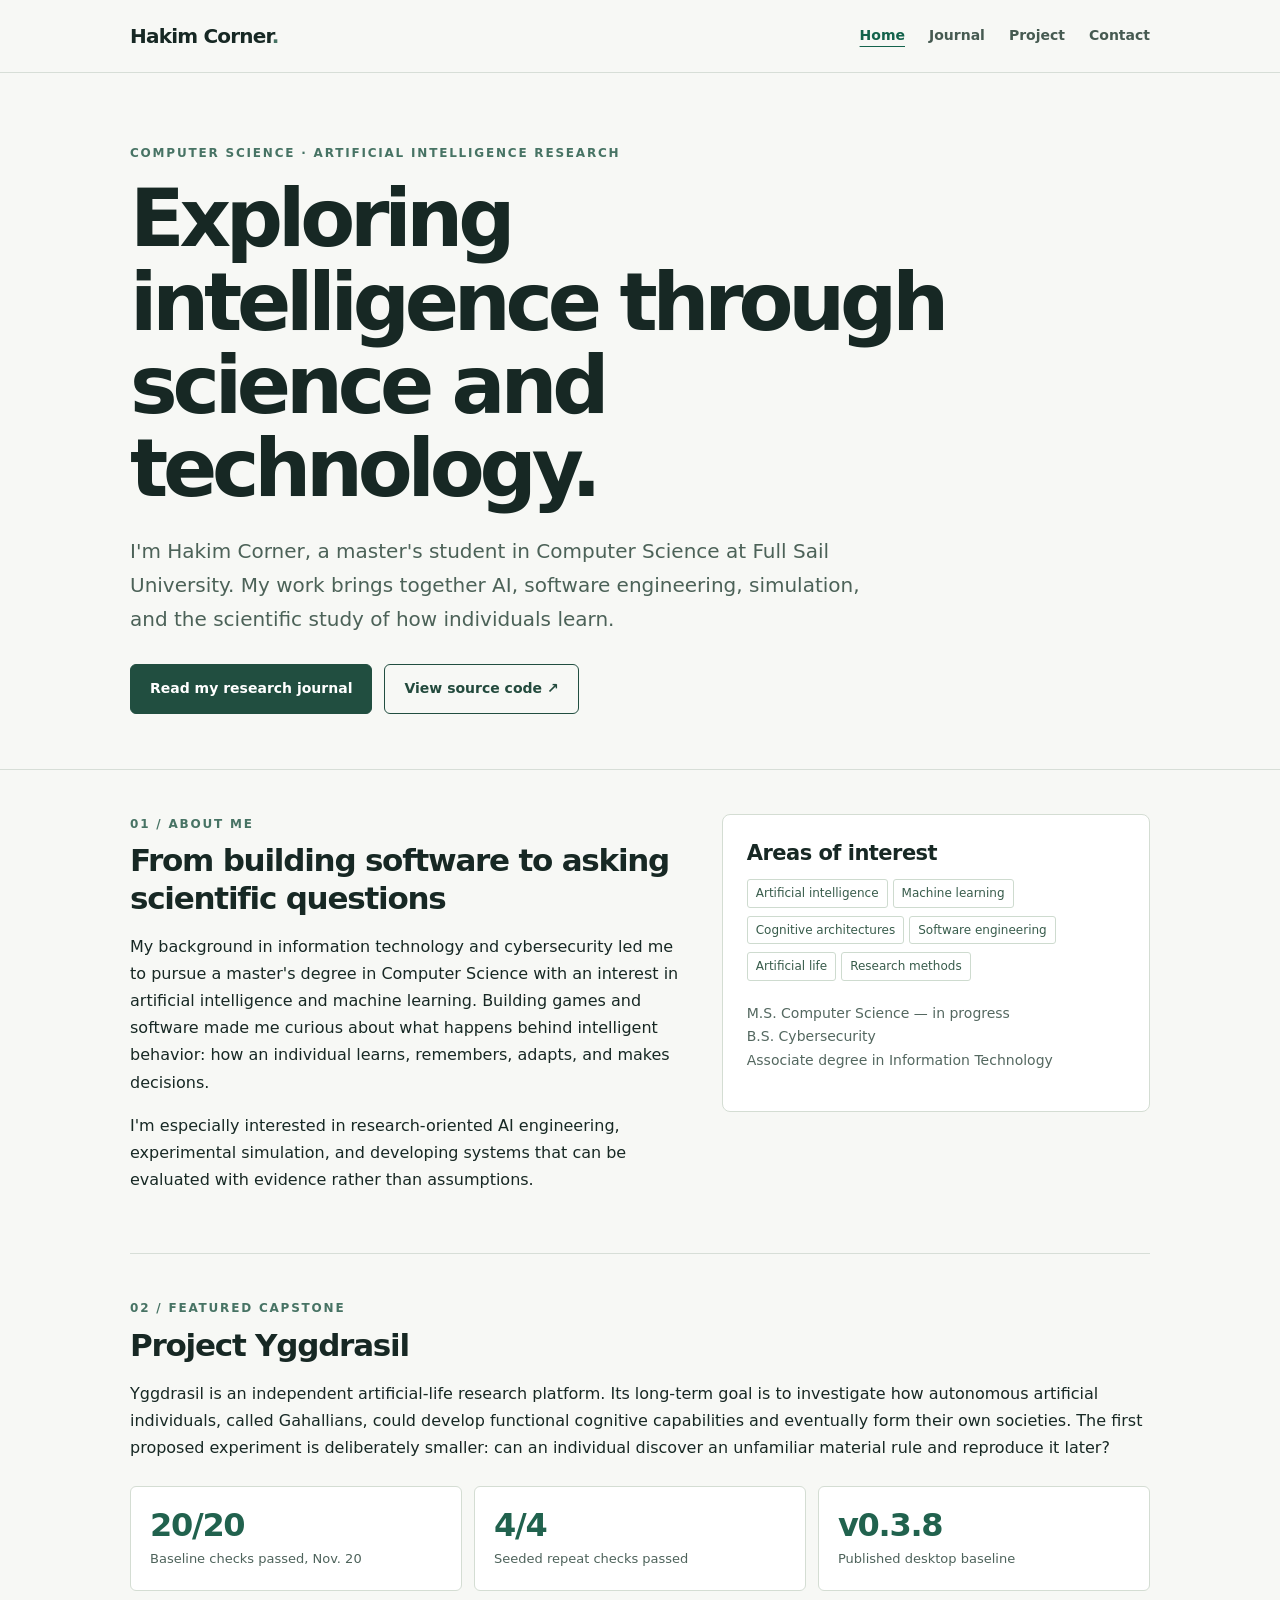
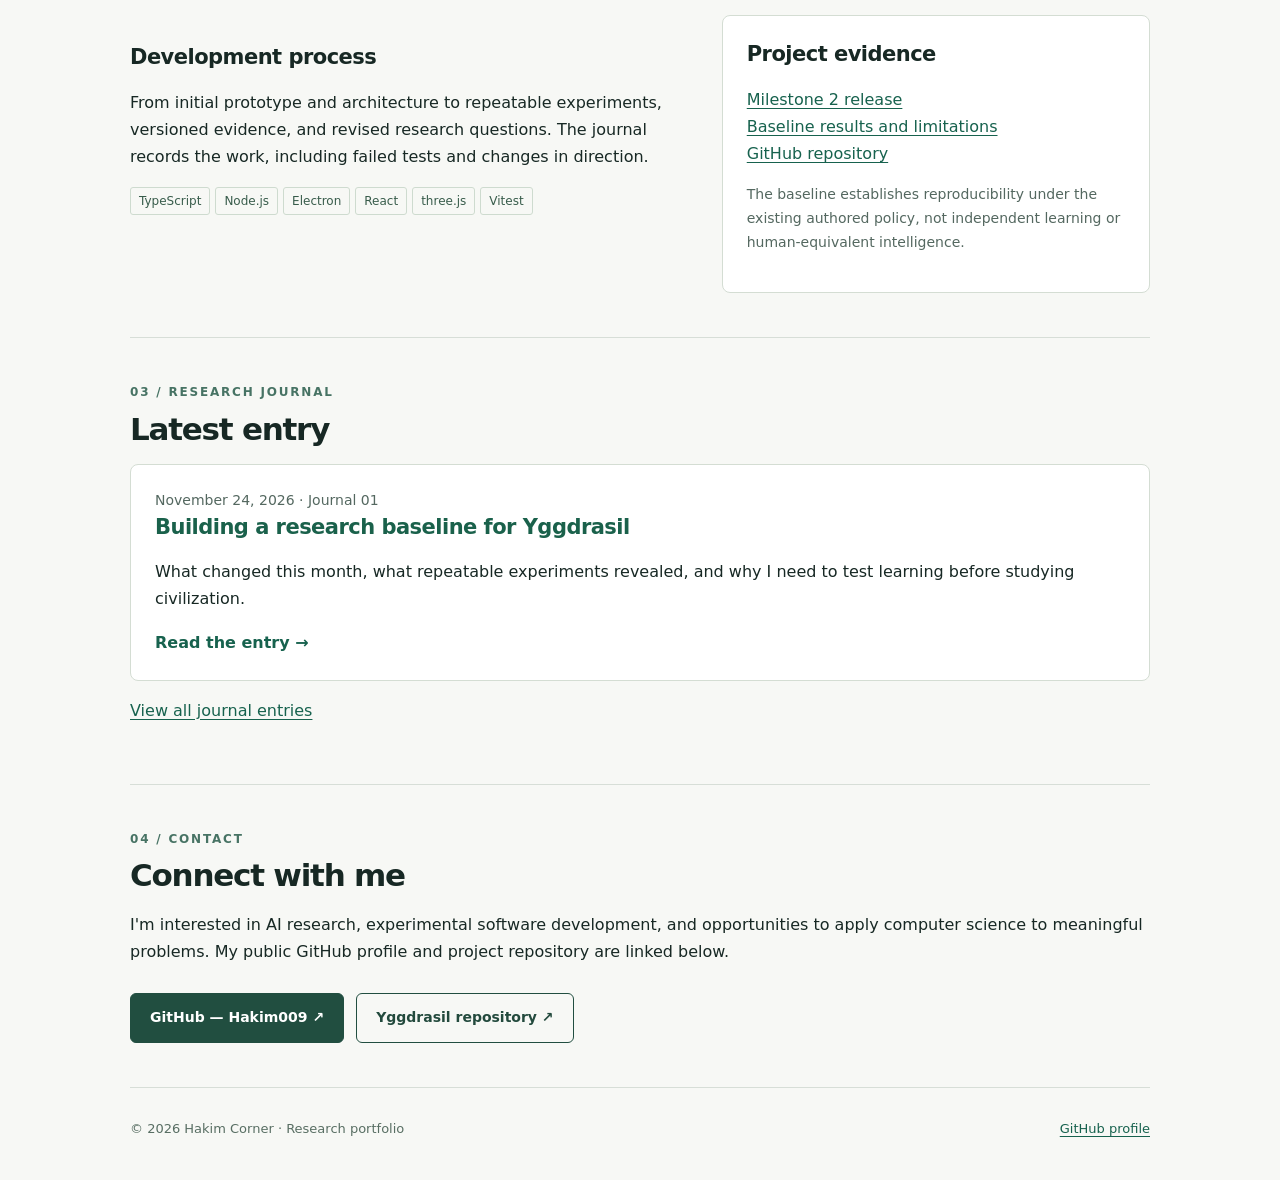
<file: index.html>
<!doctype html><html lang="en"><head><meta charset="utf-8"><meta name="viewport" content="width=device-width,initial-scale=1"><title>Research portfolio | Hakim Corner</title><meta name="description" content="Hakim Corner — computer science, artificial intelligence, and Project Yggdrasil research journal."><link rel="stylesheet" href="style.css"></head><body><header><div class="shell"><a class="brand" href="index.html">Hakim Corner<span style="color:#477364">.</span></a><nav aria-label="Main navigation"><a href="index.html" aria-current="page">Home</a><a href="journal.html">Journal</a><a href="index.html#project">Project</a><a href="index.html#contact">Contact</a></nav></div></header><main><section class="hero"><div class="shell"><div class="eyebrow">Computer science · Artificial intelligence research</div><h1>Exploring intelligence through science and technology.</h1><p>I'm Hakim Corner, a master's student in Computer Science at Full Sail University. My work brings together AI, software engineering, simulation, and the scientific study of how individuals learn.</p><div class="buttons"><a class="button" href="journal.html">Read my research journal</a><a class="button secondary" href="https://github.com/PlayrZone/yggdrasil-capstone">View source code ↗</a></div></div></section><div class="shell"><section class="section split" id="about"><div><div class="eyebrow">01 / About me</div><h2>From building software to asking scientific questions</h2><p>My background in information technology and cybersecurity led me to pursue a master's degree in Computer Science with an interest in artificial intelligence and machine learning. Building games and software made me curious about what happens behind intelligent behavior: how an individual learns, remembers, adapts, and makes decisions.</p><p>I'm especially interested in research-oriented AI engineering, experimental simulation, and developing systems that can be evaluated with evidence rather than assumptions.</p></div><aside class="panel"><h3>Areas of interest</h3><span class="tag">Artificial intelligence</span><span class="tag">Machine learning</span><span class="tag">Cognitive architectures</span><span class="tag">Software engineering</span><span class="tag">Artificial life</span><span class="tag">Research methods</span><p class="small muted">M.S. Computer Science — in progress<br>B.S. Cybersecurity<br>Associate degree in Information Technology</p></aside></section><section class="section" id="project"><div class="eyebrow">02 / Featured capstone</div><h2>Project Yggdrasil</h2><p>Yggdrasil is an independent artificial-life research platform. Its long-term goal is to investigate how autonomous artificial individuals, called Gahallians, could develop functional cognitive capabilities and eventually form their own societies. The first proposed experiment is deliberately smaller: can an individual discover an unfamiliar material rule and reproduce it later?</p><div class="stats"><div class="stat"><strong>20/20</strong><span>Baseline checks passed, Nov. 20</span></div><div class="stat"><strong>4/4</strong><span>Seeded repeat checks passed</span></div><div class="stat"><strong>v0.3.8</strong><span>Published desktop baseline</span></div></div><div class="split"><div><h3>Development process</h3><p>From initial prototype and architecture to repeatable experiments, versioned evidence, and revised research questions. The journal records the work, including failed tests and changes in direction.</p><span class="tag">TypeScript</span><span class="tag">Node.js</span><span class="tag">Electron</span><span class="tag">React</span><span class="tag">three.js</span><span class="tag">Vitest</span></div><div class="panel"><h3>Project evidence</h3><p><a href="https://github.com/PlayrZone/yggdrasil-capstone/releases/tag/milestone-2-baseline">Milestone 2 release</a><br><a href="https://github.com/PlayrZone/yggdrasil-capstone/blob/milestone-2-baseline/docs/capstone/m2-baseline/README.md">Baseline results and limitations</a><br><a href="https://github.com/PlayrZone/yggdrasil-capstone">GitHub repository</a></p><p class="small muted">The baseline establishes reproducibility under the existing authored policy, not independent learning or human-equivalent intelligence.</p></div></div></section><section class="section"><div class="eyebrow">03 / Research journal</div><h2>Latest entry</h2><a class="entry panel" href="2026-11-baseline.html"><div class="meta">November 24, 2026 · Journal 01</div><h3>Building a research baseline for Yggdrasil</h3><p>What changed this month, what repeatable experiments revealed, and why I need to test learning before studying civilization.</p><span style="color:#17624e;font-weight:650">Read the entry →</span></a><p><a href="journal.html">View all journal entries</a></p></section><section class="section" id="contact"><div class="eyebrow">04 / Contact</div><h2>Connect with me</h2><p>I'm interested in AI research, experimental software development, and opportunities to apply computer science to meaningful problems. My public GitHub profile and project repository are linked below.</p><div class="buttons"><a class="button" href="https://github.com/Hakim009">GitHub — Hakim009 ↗</a><a class="button secondary" href="https://github.com/PlayrZone/yggdrasil-capstone">Yggdrasil repository ↗</a></div></section></div></main><footer><div class="shell footerline"><span>© 2026 Hakim Corner · Research portfolio</span><a href="https://github.com/Hakim009">GitHub profile</a></div></footer></body></html>
</file>
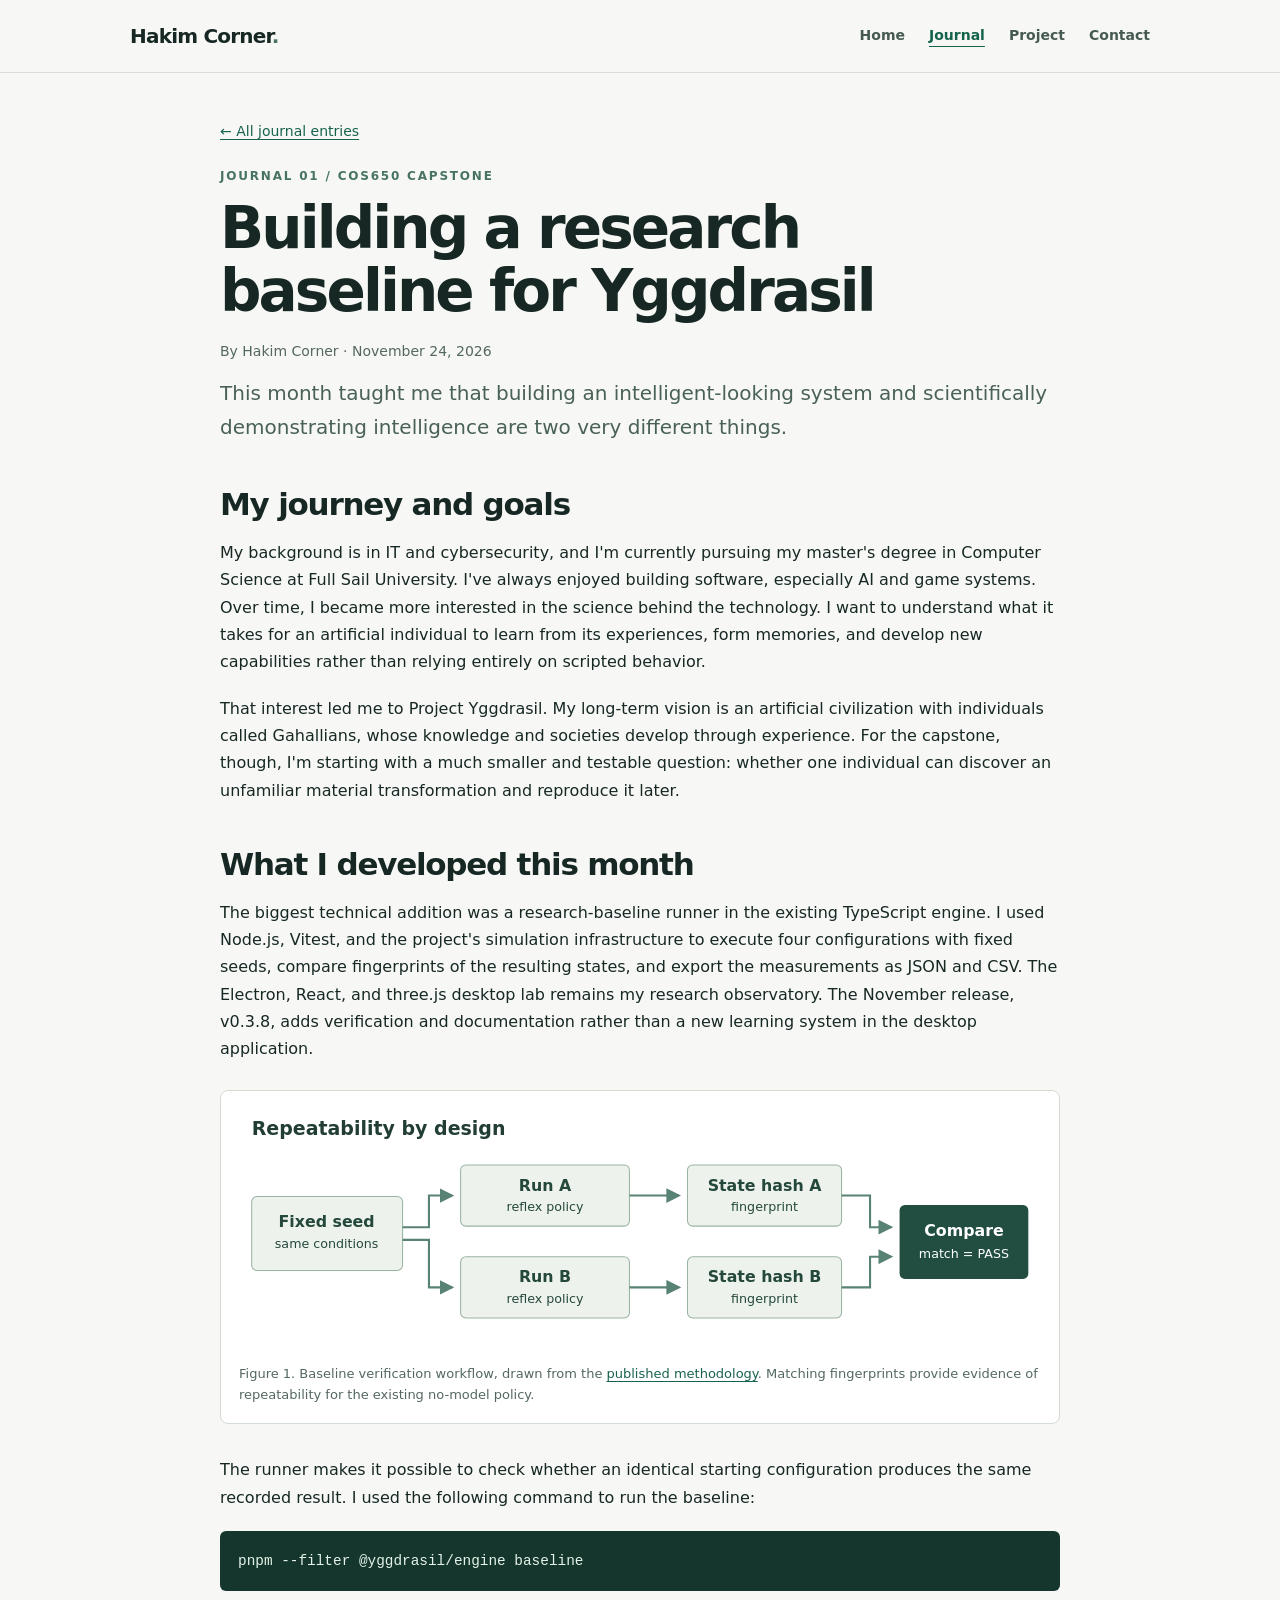
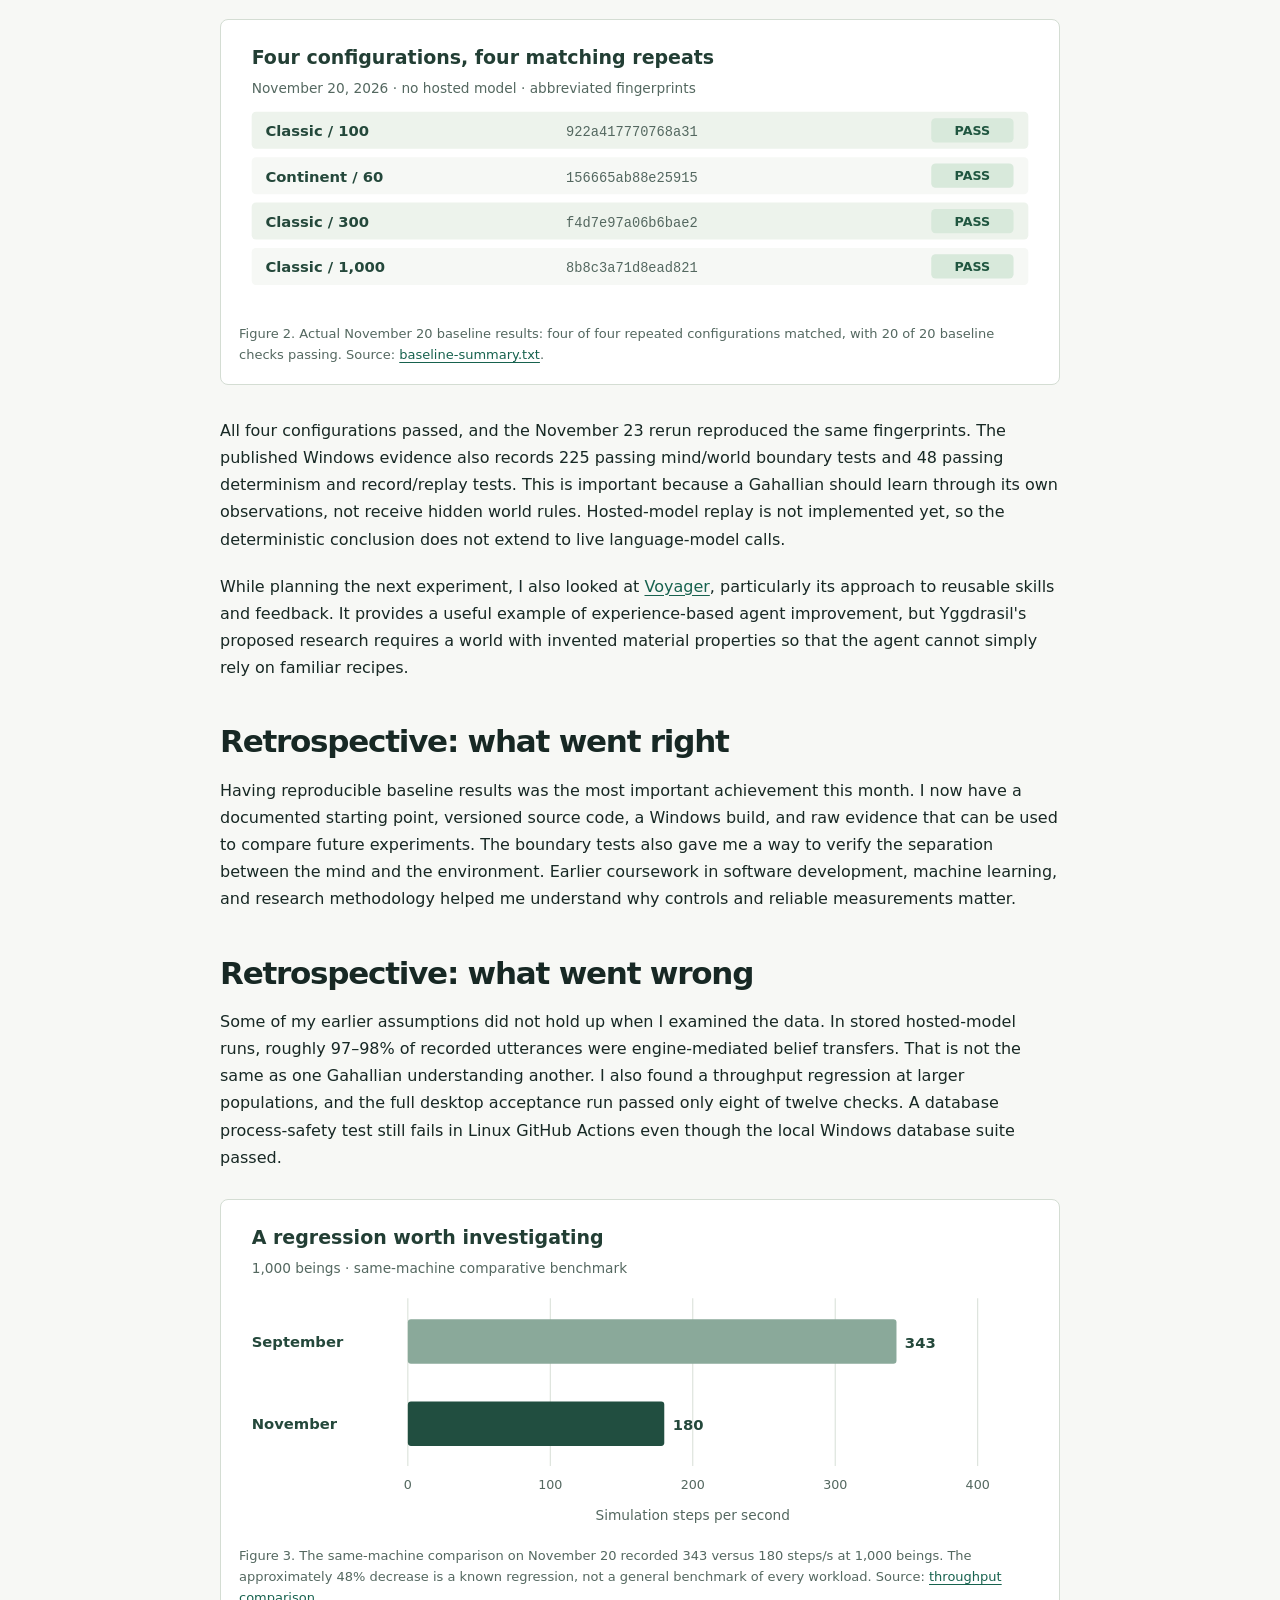
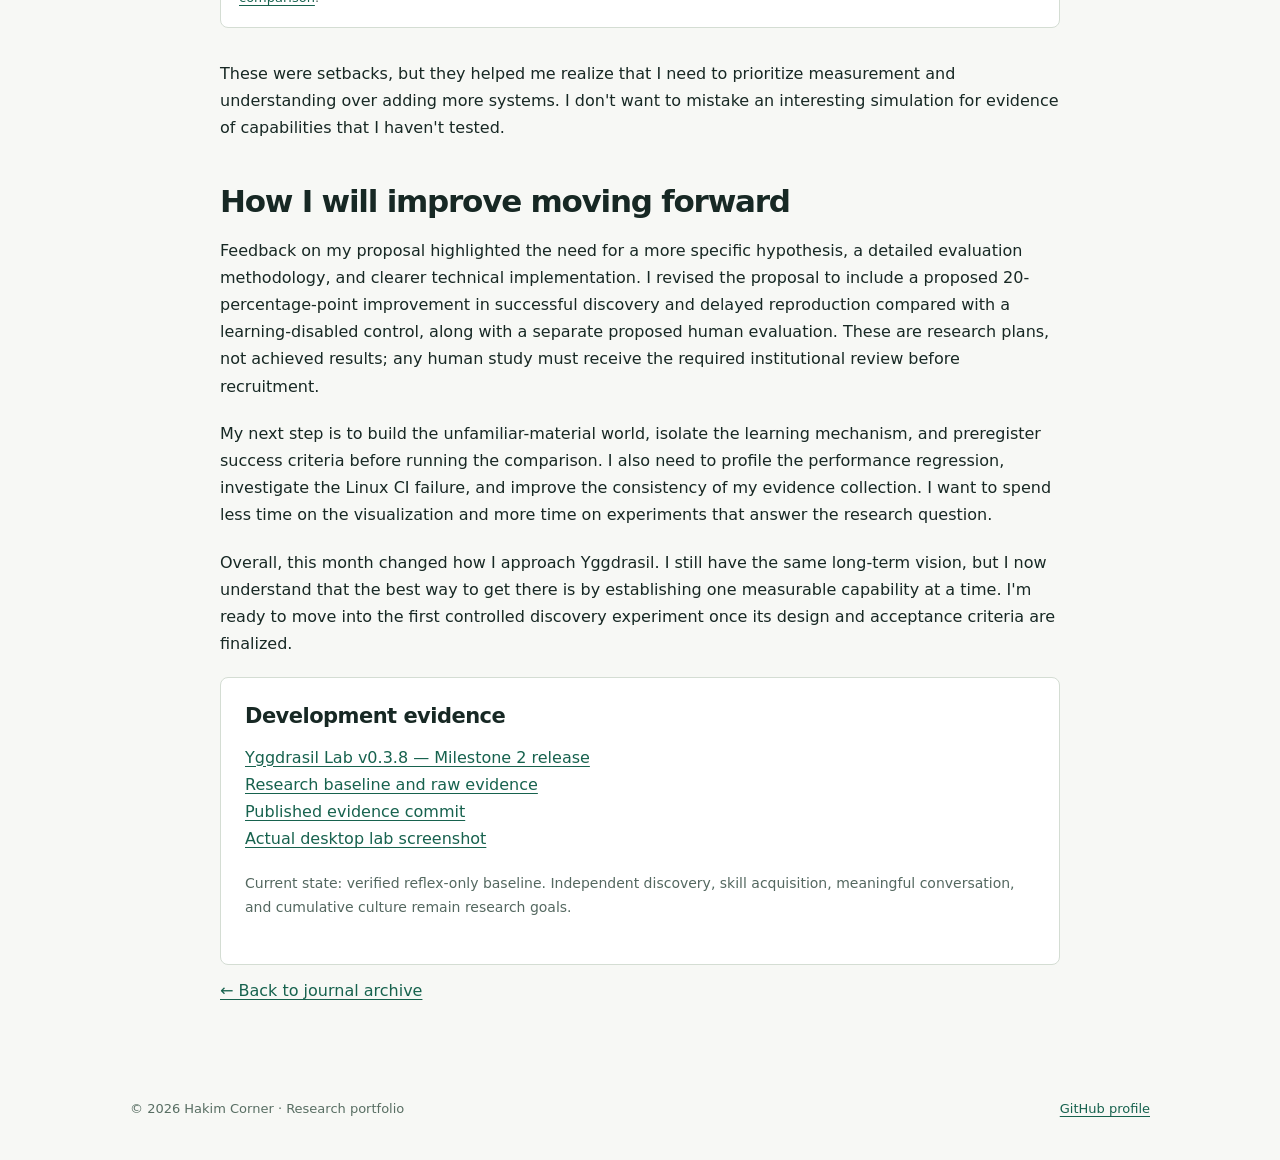
<file: 2026-11-baseline.html>
<!doctype html><html lang="en"><head><meta charset="utf-8"><meta name="viewport" content="width=device-width,initial-scale=1"><title>Building a research baseline for Yggdrasil | Hakim Corner</title><meta name="description" content="Hakim Corner — computer science, artificial intelligence, and Project Yggdrasil research journal."><link rel="stylesheet" href="style.css"></head><body><header><div class="shell"><a class="brand" href="index.html">Hakim Corner<span style="color:#477364">.</span></a><nav aria-label="Main navigation"><a href="index.html">Home</a><a href="journal.html" aria-current="page">Journal</a><a href="index.html#project">Project</a><a href="index.html#contact">Contact</a></nav></div></header><main><div class="shell"><article class="article"><a class="small" href="journal.html">← All journal entries</a><div class="eyebrow" style="margin-top:22px">Journal 01 / COS650 capstone</div><h1>Building a research baseline for Yggdrasil</h1><div class="meta">By Hakim Corner · <time datetime="2026-11-24">November 24, 2026</time></div><p class="lead">This month taught me that building an intelligent-looking system and scientifically demonstrating intelligence are two very different things.</p><h2>My journey and goals</h2><p>My background is in IT and cybersecurity, and I'm currently pursuing my master's degree in Computer Science at Full Sail University. I've always enjoyed building software, especially AI and game systems. Over time, I became more interested in the science behind the technology. I want to understand what it takes for an artificial individual to learn from its experiences, form memories, and develop new capabilities rather than relying entirely on scripted behavior.</p><p>That interest led me to Project Yggdrasil. My long-term vision is an artificial civilization with individuals called Gahallians, whose knowledge and societies develop through experience. For the capstone, though, I'm starting with a much smaller and testable question: whether one individual can discover an unfamiliar material transformation and reproduce it later.</p><h2>What I developed this month</h2><p>The biggest technical addition was a research-baseline runner in the existing TypeScript engine. I used Node.js, Vitest, and the project's simulation infrastructure to execute four configurations with fixed seeds, compare fingerprints of the resulting states, and export the measurements as JSON and CSV. The Electron, React, and three.js desktop lab remains my research observatory. The November release, v0.3.8, adds verification and documentation rather than a new learning system in the desktop application.</p><figure><svg viewBox="0 0 760 230" role="img" aria-labelledby="f1t f1d" xmlns="http://www.w3.org/2000/svg"><title id="f1t">The research baseline workflow</title><desc id="f1d">Fixed seed initializes two runs of the same simulation. A hash of each ending state is compared to check repeatability.</desc><defs><marker id="arrow" markerWidth="7" markerHeight="7" refX="6" refY="3.5" orient="auto"><path d="M0 0L7 3.5L0 7Z" fill="#588273"/></marker></defs><g font-family="system-ui,sans-serif"><text x="12" y="25" fill="#223e34" font-size="18" font-weight="700">Repeatability by design</text><g fill="#edf3ec" stroke="#9bb4a4"><rect x="12" y="83" width="143" height="70" rx="5"/><rect x="210" y="53" width="160" height="58" rx="5"/><rect x="210" y="140" width="160" height="58" rx="5"/><rect x="425" y="53" width="146" height="58" rx="5"/><rect x="425" y="140" width="146" height="58" rx="5"/></g><rect x="626" y="91" width="122" height="70" rx="5" fill="#214e40"/><g font-size="15" text-anchor="middle" fill="#24483b" font-weight="650"><text x="83" y="112">Fixed seed</text><text x="83" y="132" font-size="12" font-weight="400">same conditions</text><text x="290" y="78">Run A</text><text x="290" y="97" font-size="12" font-weight="400">reflex policy</text><text x="290" y="164">Run B</text><text x="290" y="184" font-size="12" font-weight="400">reflex policy</text><text x="498" y="78">State hash A</text><text x="498" y="97" font-size="12" font-weight="400">fingerprint</text><text x="498" y="164">State hash B</text><text x="498" y="184" font-size="12" font-weight="400">fingerprint</text><text x="687" y="120" fill="white">Compare</text><text x="687" y="141" font-size="12" font-weight="400" fill="white">match = PASS</text></g><g stroke="#588273" stroke-width="2" fill="none" marker-end="url(#arrow)"><path d="M155 112H180V82H202"/><path d="M155 124H180V169H202"/><path d="M370 82H417"/><path d="M370 169H417"/><path d="M571 82H598V112H618"/><path d="M571 169H598V140H618"/></g></g></svg><figcaption>Figure 1. Baseline verification workflow, drawn from the <a href="https://github.com/PlayrZone/yggdrasil-capstone/blob/milestone-2-baseline/docs/capstone/m2-baseline/README.md">published methodology</a>. Matching fingerprints provide evidence of repeatability for the existing no-model policy.</figcaption></figure><p>The runner makes it possible to check whether an identical starting configuration produces the same recorded result. I used the following command to run the baseline:</p><pre><code>pnpm --filter @yggdrasil/engine baseline</code></pre><figure><svg viewBox="0 0 760 260" role="img" aria-labelledby="f2t f2d" xmlns="http://www.w3.org/2000/svg"><title id="f2t">Four seeded baseline runs pass repeatability checks</title><desc id="f2d">Four configurations had matching state fingerprints. All 20 baseline checks passed on November 20.</desc><g font-family="system-ui,sans-serif"><text x="12" y="25" font-size="18" font-weight="700" fill="#223e34">Four configurations, four matching repeats</text><text x="12" y="52" font-size="13" fill="#546860">November 20, 2026 · no hosted model · abbreviated fingerprints</text><rect x="12" y="70" width="736" height="35" rx="4" fill="#edf3ec"/><text x="25" y="93" font-size="14" font-weight="650" fill="#24483b">Classic / 100</text><text x="310" y="93" font-family="monospace" font-size="13" fill="#546860">922a417770768a31</text><rect x="656" y="76" width="78" height="23" rx="4" fill="#d8e9db"/><text x="695" y="92" font-size="12" font-weight="750" text-anchor="middle" fill="#205640">PASS</text><rect x="12" y="113" width="736" height="35" rx="4" fill="#f6f8f5"/><text x="25" y="136" font-size="14" font-weight="650" fill="#24483b">Continent / 60</text><text x="310" y="136" font-family="monospace" font-size="13" fill="#546860">156665ab88e25915</text><rect x="656" y="119" width="78" height="23" rx="4" fill="#d8e9db"/><text x="695" y="135" font-size="12" font-weight="750" text-anchor="middle" fill="#205640">PASS</text><rect x="12" y="156" width="736" height="35" rx="4" fill="#edf3ec"/><text x="25" y="179" font-size="14" font-weight="650" fill="#24483b">Classic / 300</text><text x="310" y="179" font-family="monospace" font-size="13" fill="#546860">f4d7e97a06b6bae2</text><rect x="656" y="162" width="78" height="23" rx="4" fill="#d8e9db"/><text x="695" y="178" font-size="12" font-weight="750" text-anchor="middle" fill="#205640">PASS</text><rect x="12" y="199" width="736" height="35" rx="4" fill="#f6f8f5"/><text x="25" y="222" font-size="14" font-weight="650" fill="#24483b">Classic / 1,000</text><text x="310" y="222" font-family="monospace" font-size="13" fill="#546860">8b8c3a71d8ead821</text><rect x="656" y="205" width="78" height="23" rx="4" fill="#d8e9db"/><text x="695" y="221" font-size="12" font-weight="750" text-anchor="middle" fill="#205640">PASS</text></g></svg><figcaption>Figure 2. Actual November 20 baseline results: four of four repeated configurations matched, with 20 of 20 baseline checks passing. Source: <a href="https://github.com/PlayrZone/yggdrasil-capstone/blob/milestone-2-baseline/docs/capstone/m2-baseline/baseline-summary.txt">baseline-summary.txt</a>.</figcaption></figure><p>All four configurations passed, and the November 23 rerun reproduced the same fingerprints. The published Windows evidence also records 225 passing mind/world boundary tests and 48 passing determinism and record/replay tests. This is important because a Gahallian should learn through its own observations, not receive hidden world rules. Hosted-model replay is not implemented yet, so the deterministic conclusion does not extend to live language-model calls.</p><p>While planning the next experiment, I also looked at <a href="https://voyager.minedojo.org/">Voyager</a>, particularly its approach to reusable skills and feedback. It provides a useful example of experience-based agent improvement, but Yggdrasil's proposed research requires a world with invented material properties so that the agent cannot simply rely on familiar recipes.</p><h2>Retrospective: what went right</h2><p>Having reproducible baseline results was the most important achievement this month. I now have a documented starting point, versioned source code, a Windows build, and raw evidence that can be used to compare future experiments. The boundary tests also gave me a way to verify the separation between the mind and the environment. Earlier coursework in software development, machine learning, and research methodology helped me understand why controls and reliable measurements matter.</p><h2>Retrospective: what went wrong</h2><p>Some of my earlier assumptions did not hold up when I examined the data. In stored hosted-model runs, roughly 97–98% of recorded utterances were engine-mediated belief transfers. That is not the same as one Gahallian understanding another. I also found a throughput regression at larger populations, and the full desktop acceptance run passed only eight of twelve checks. A database process-safety test still fails in Linux GitHub Actions even though the local Windows database suite passed.</p><figure><svg viewBox="0 0 760 300" role="img" aria-labelledby="f3t f3d" xmlns="http://www.w3.org/2000/svg"><title id="f3t">Same-machine throughput at one thousand beings</title><desc id="f3d">September commit achieved 343 steps per second and November commit achieved 180 steps per second, in the same benchmark on the same machine.</desc><g font-family="system-ui,sans-serif"><text x="12" y="25" font-size="18" font-weight="700" fill="#223e34">A regression worth investigating</text><text x="12" y="52" font-size="13" fill="#546860">1,000 beings · same-machine comparative benchmark</text><g stroke="#d9e0d8" stroke-width="1"><line x1="160.0" y1="76" x2="160.0" y2="235"/><text x="160.0" y="257" text-anchor="middle" font-size="12" fill="#546860" stroke="none">0</text><line x1="295.0" y1="76" x2="295.0" y2="235"/><text x="295.0" y="257" text-anchor="middle" font-size="12" fill="#546860" stroke="none">100</text><line x1="430.0" y1="76" x2="430.0" y2="235"/><text x="430.0" y="257" text-anchor="middle" font-size="12" fill="#546860" stroke="none">200</text><line x1="565.0" y1="76" x2="565.0" y2="235"/><text x="565.0" y="257" text-anchor="middle" font-size="12" fill="#546860" stroke="none">300</text><line x1="700.0" y1="76" x2="700.0" y2="235"/><text x="700.0" y="257" text-anchor="middle" font-size="12" fill="#546860" stroke="none">400</text></g><text x="12" y="122" font-size="14" font-weight="650" fill="#24483b">September</text><rect x="160" y="96" width="463.05" height="42" rx="3" fill="#8aa99a"/><text x="631" y="123" font-size="14" font-weight="700" fill="#24483b">343</text><text x="12" y="200" font-size="14" font-weight="650" fill="#24483b">November</text><rect x="160" y="174" width="243" height="42" rx="3" fill="#214e40"/><text x="411" y="201" font-size="14" font-weight="700" fill="#24483b">180</text><text x="430" y="286" font-size="13" text-anchor="middle" fill="#546860">Simulation steps per second</text></g></svg><figcaption>Figure 3. The same-machine comparison on November 20 recorded 343 versus 180 steps/s at 1,000 beings. The approximately 48% decrease is a known regression, not a general benchmark of every workload. Source: <a href="https://github.com/PlayrZone/yggdrasil-capstone/blob/milestone-2-baseline/docs/capstone/m2-baseline/06-throughput-then-vs-now.txt">throughput comparison</a>.</figcaption></figure><p>These were setbacks, but they helped me realize that I need to prioritize measurement and understanding over adding more systems. I don't want to mistake an interesting simulation for evidence of capabilities that I haven't tested.</p><h2>How I will improve moving forward</h2><p>Feedback on my proposal highlighted the need for a more specific hypothesis, a detailed evaluation methodology, and clearer technical implementation. I revised the proposal to include a proposed 20-percentage-point improvement in successful discovery and delayed reproduction compared with a learning-disabled control, along with a separate proposed human evaluation. These are research plans, not achieved results; any human study must receive the required institutional review before recruitment.</p><p>My next step is to build the unfamiliar-material world, isolate the learning mechanism, and preregister success criteria before running the comparison. I also need to profile the performance regression, investigate the Linux CI failure, and improve the consistency of my evidence collection. I want to spend less time on the visualization and more time on experiments that answer the research question.</p><p>Overall, this month changed how I approach Yggdrasil. I still have the same long-term vision, but I now understand that the best way to get there is by establishing one measurable capability at a time. I'm ready to move into the first controlled discovery experiment once its design and acceptance criteria are finalized.</p><div class="panel"><h3>Development evidence</h3><p><a href="https://github.com/PlayrZone/yggdrasil-capstone/releases/tag/milestone-2-baseline">Yggdrasil Lab v0.3.8 — Milestone 2 release</a><br><a href="https://github.com/PlayrZone/yggdrasil-capstone/blob/milestone-2-baseline/docs/capstone/m2-baseline/README.md">Research baseline and raw evidence</a><br><a href="https://github.com/PlayrZone/yggdrasil-capstone/commit/1f8481455682d1971c7e852fa0653e9d73d4e38c">Published evidence commit</a><br><a href="https://github.com/PlayrZone/yggdrasil-capstone/blob/milestone-2-baseline/docs/capstone/m2-baseline/lab-v0.3.8.png">Actual desktop lab screenshot</a></p><p class="small muted">Current state: verified reflex-only baseline. Independent discovery, skill acquisition, meaningful conversation, and cumulative culture remain research goals.</p></div><p><a href="journal.html">← Back to journal archive</a></p></article></div></main><footer><div class="shell footerline"><span>© 2026 Hakim Corner · Research portfolio</span><a href="https://github.com/Hakim009">GitHub profile</a></div></footer></body></html>
</file>
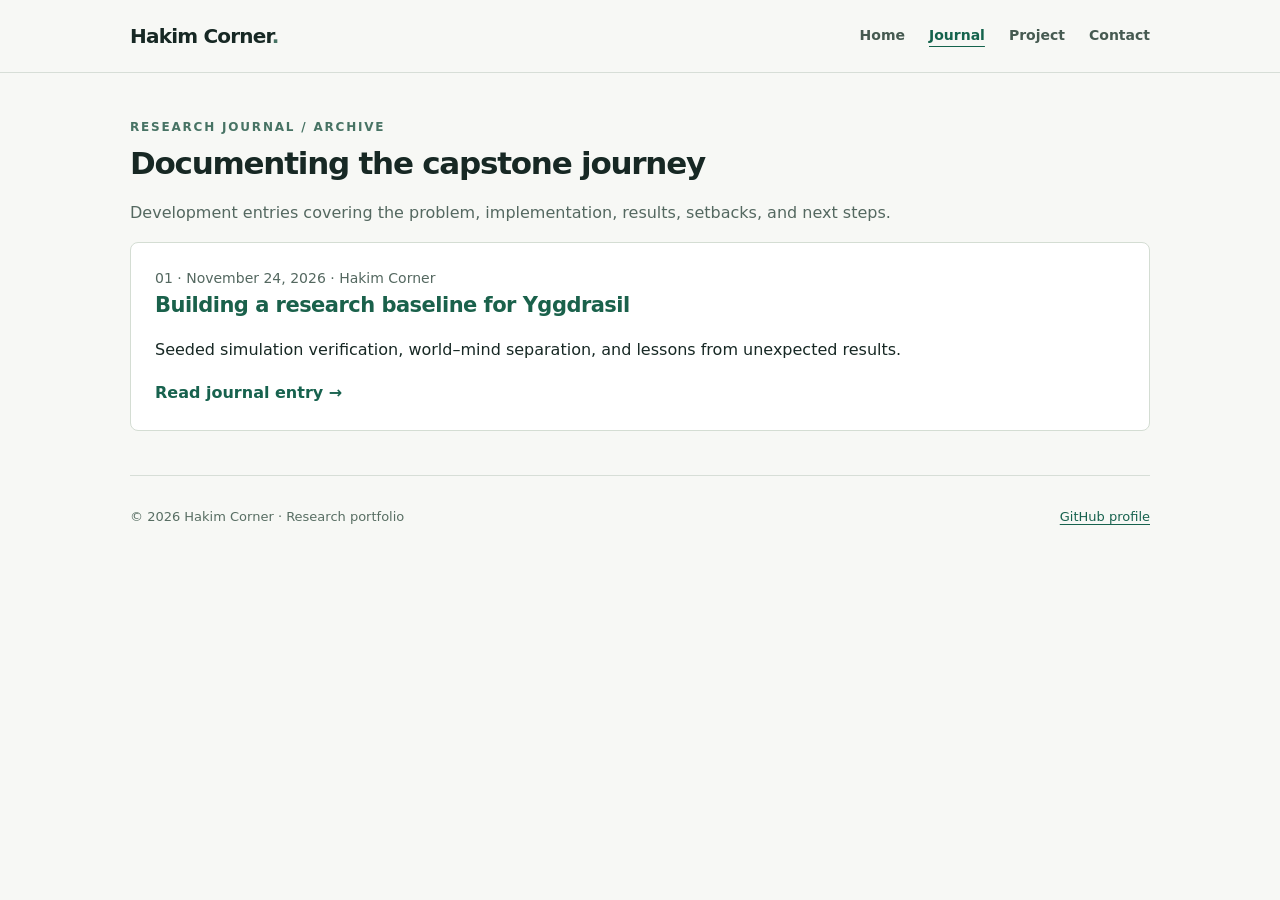
<file: journal.html>
<!doctype html><html lang="en"><head><meta charset="utf-8"><meta name="viewport" content="width=device-width,initial-scale=1"><title>Research journal | Hakim Corner</title><meta name="description" content="Hakim Corner — computer science, artificial intelligence, and Project Yggdrasil research journal."><link rel="stylesheet" href="style.css"></head><body><header><div class="shell"><a class="brand" href="index.html">Hakim Corner<span style="color:#477364">.</span></a><nav aria-label="Main navigation"><a href="index.html">Home</a><a href="journal.html" aria-current="page">Journal</a><a href="index.html#project">Project</a><a href="index.html#contact">Contact</a></nav></div></header><main><div class="shell"><section class="section"><div class="eyebrow">Research journal / Archive</div><h2>Documenting the capstone journey</h2><p class="muted">Development entries covering the problem, implementation, results, setbacks, and next steps.</p><a class="panel entry" href="2026-11-baseline.html"><div class="meta">01 · November 24, 2026 · Hakim Corner</div><h3>Building a research baseline for Yggdrasil</h3><p>Seeded simulation verification, world–mind separation, and lessons from unexpected results.</p><span style="color:#17624e;font-weight:650">Read journal entry →</span></a></section></div></main><footer><div class="shell footerline"><span>© 2026 Hakim Corner · Research portfolio</span><a href="https://github.com/Hakim009">GitHub profile</a></div></footer></body></html>
</file>
<file: style.css>
*{box-sizing:border-box}html{scroll-behavior:smooth}body{margin:0;background:#f7f8f5;color:#172824;font-family:system-ui,-apple-system,BlinkMacSystemFont,"Segoe UI",sans-serif;font-size:16px;line-height:1.7}a{color:#17624e;text-underline-offset:3px}a:focus-visible{outline:3px solid #b77632;outline-offset:4px}.shell{max-width:1080px;margin:auto;padding:0 30px}header{border-bottom:1px solid #d7ded7;background:#f7f8f5}header .shell{display:flex;align-items:center;justify-content:space-between;gap:18px;flex-wrap:wrap;padding-top:19px;padding-bottom:19px}.brand{color:#172824;font-weight:800;letter-spacing:-.04em;text-decoration:none;font-size:20px}nav{display:flex;gap:24px;flex-wrap:wrap;font-size:14px;font-weight:600}nav a{text-decoration:none;color:#465a51}nav a[aria-current=page]{color:#14634c;text-decoration:underline;text-underline-offset:6px}.eyebrow{text-transform:uppercase;font-size:12px;letter-spacing:.15em;font-weight:750;color:#477364}.hero{padding:70px 0 55px;border-bottom:1px solid #d7ded7}.hero h1{font-size:clamp(44px,7vw,80px);letter-spacing:-.065em;line-height:1.04;margin:14px 0 24px;max-width:850px}.hero p{max-width:760px;font-size:20px;color:#4c6258}.hero .meta{font-size:14px}.buttons{display:flex;gap:12px;flex-wrap:wrap;margin-top:28px}.button{display:inline-block;background:#214e40;color:white;text-decoration:none;padding:12px 19px;border:1px solid #214e40;border-radius:6px;font-size:14px;font-weight:650}.button.secondary{color:#234a3d;background:none}.section{padding:44px 0;border-bottom:1px solid #d7ded7}h2{font-size:31px;line-height:1.2;letter-spacing:-.04em;margin:8px 0 16px}h3{font-size:21px;line-height:1.4;letter-spacing:-.025em;margin:28px 0 10px}.muted,.meta,figcaption{color:#546860}.meta{font-size:14px}.split{display:grid;grid-template-columns:1.3fr 1fr;gap:35px;align-items:start}.panel{padding:24px;border:1px solid #d4ddd3;border-radius:8px;background:#fff}.panel h3{margin-top:0}.stats{display:grid;grid-template-columns:repeat(3,1fr);gap:12px;margin:24px 0}.stat{border:1px solid #d4ddd3;background:#fff;padding:19px;border-radius:6px}.stat strong{display:block;font-size:32px;line-height:1.2;color:#21624e;letter-spacing:-.04em}.stat span{font-size:13px;color:#4e635b}.tag{display:inline-block;border:1px solid #cedbcf;color:#385c4b;border-radius:3px;padding:3px 8px;font-size:12px;margin:0 5px 7px 0}.article{max-width:840px;margin:auto;padding:44px 0}.article h1{font-size:clamp(35px,6vw,58px);line-height:1.1;letter-spacing:-.05em;margin:10px 0 16px}.article .lead{font-size:20px;color:#496158}.article p{margin:12px 0 20px}.article h2{margin-top:42px}.article figure{margin:28px 0 32px;padding:18px;background:white;border:1px solid #d4ddd3;border-radius:8px}.article figure svg{display:block;width:100%;height:auto}figcaption{font-size:13px;line-height:1.6;margin-top:12px}.note{padding:15px 18px;border-left:3px solid #8b6a38;background:#f0efe6;margin:22px 0;font-size:15px}code{background:#e8eee8;border-radius:4px;padding:2px 5px;font-size:.9em}pre{background:#15362d;color:#e4f3e9;padding:18px;overflow:auto;border-radius:6px;line-height:1.5}pre code{background:transparent;color:inherit;padding:0}footer{font-size:13px;padding:30px 0 40px;color:#586e63}ul{padding-left:22px}li{margin:7px 0}.entry{display:block;text-decoration:none;color:inherit}.entry h2,.entry h3{color:#1a614b}.entry:hover h2,.entry:hover h3{text-decoration:underline}.footerline{display:flex;justify-content:space-between;gap:12px;flex-wrap:wrap}.source{font-size:13px}.small{font-size:14px}@media(max-width:650px){.shell{padding-left:20px;padding-right:20px}.hero{padding:42px 0}.split{grid-template-columns:1fr;gap:16px}.stats{grid-template-columns:1fr}.stat strong{font-size:26px}nav{gap:15px}.article figure{padding:8px}.article{padding-top:25px}}@media print{header,footer,.buttons{display:none}body{background:white}.article{max-width:none}figure{break-inside:avoid}a{color:inherit}}
</file>
